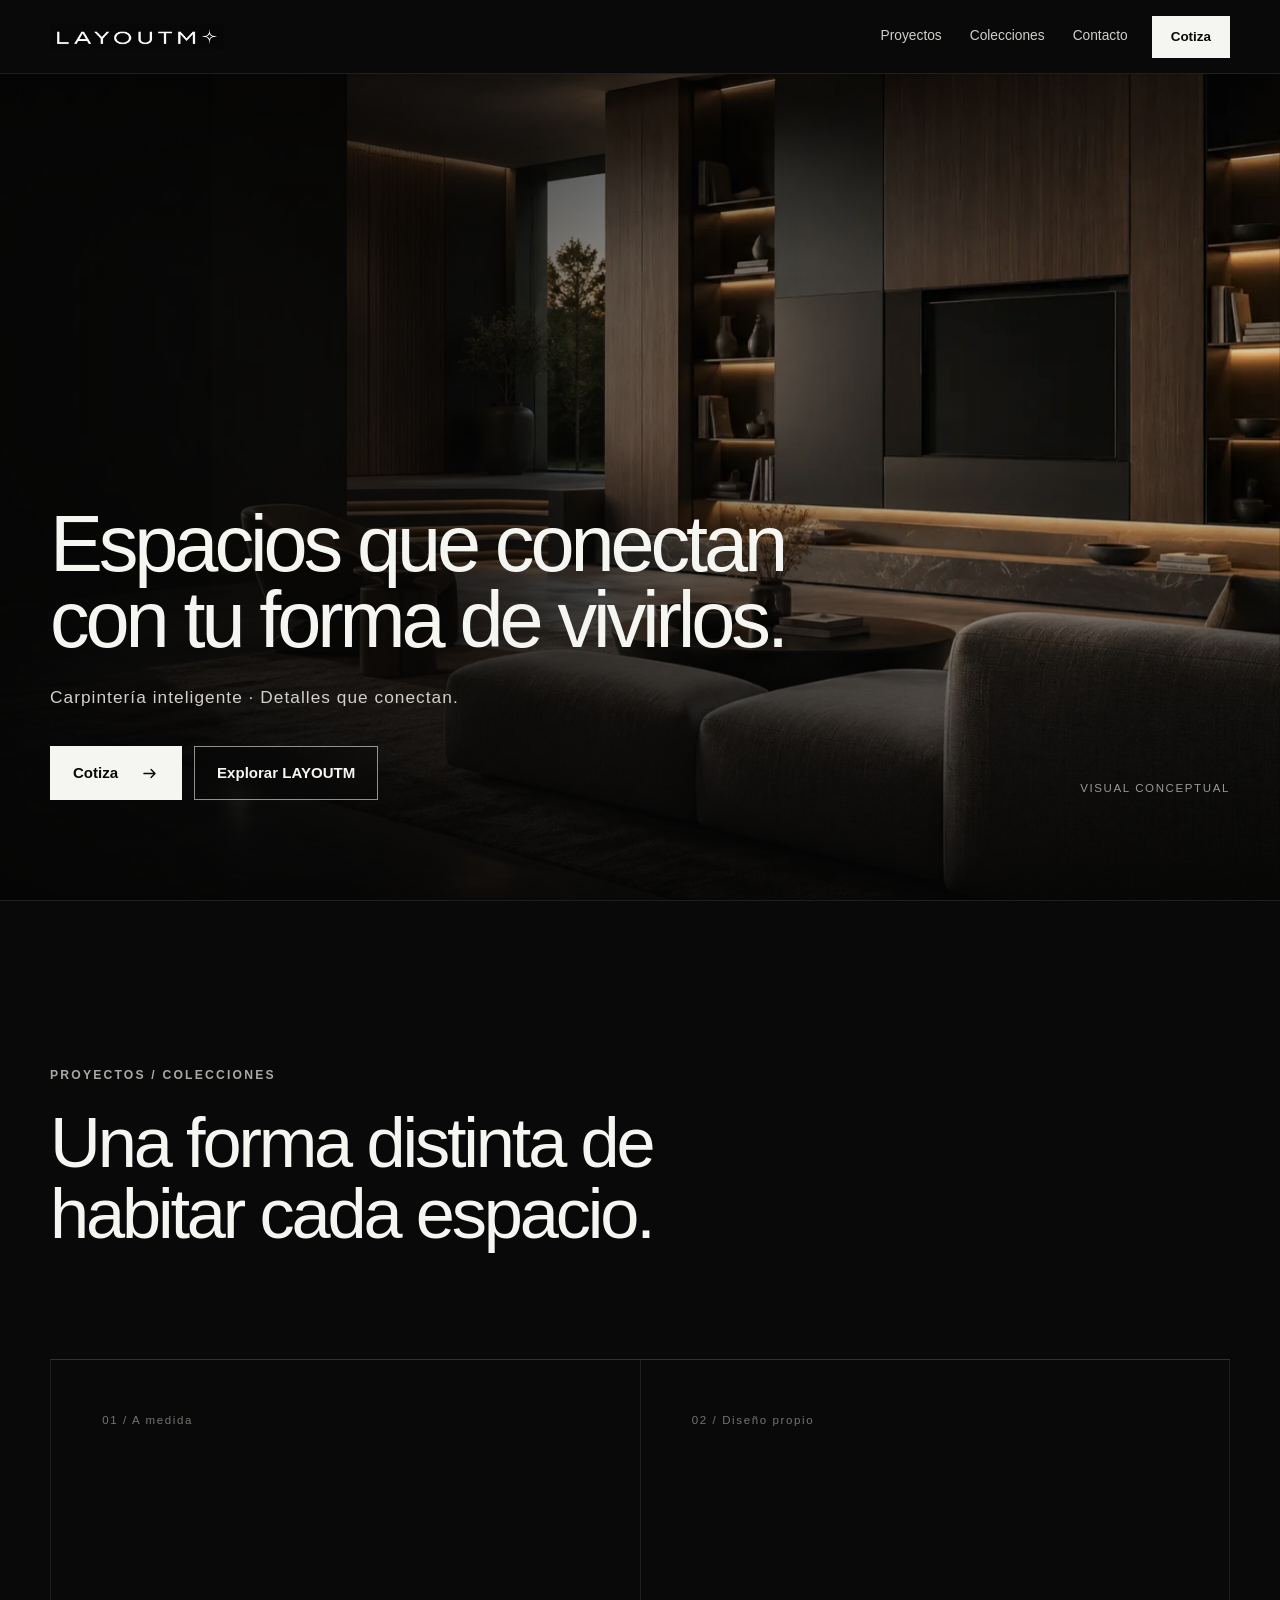
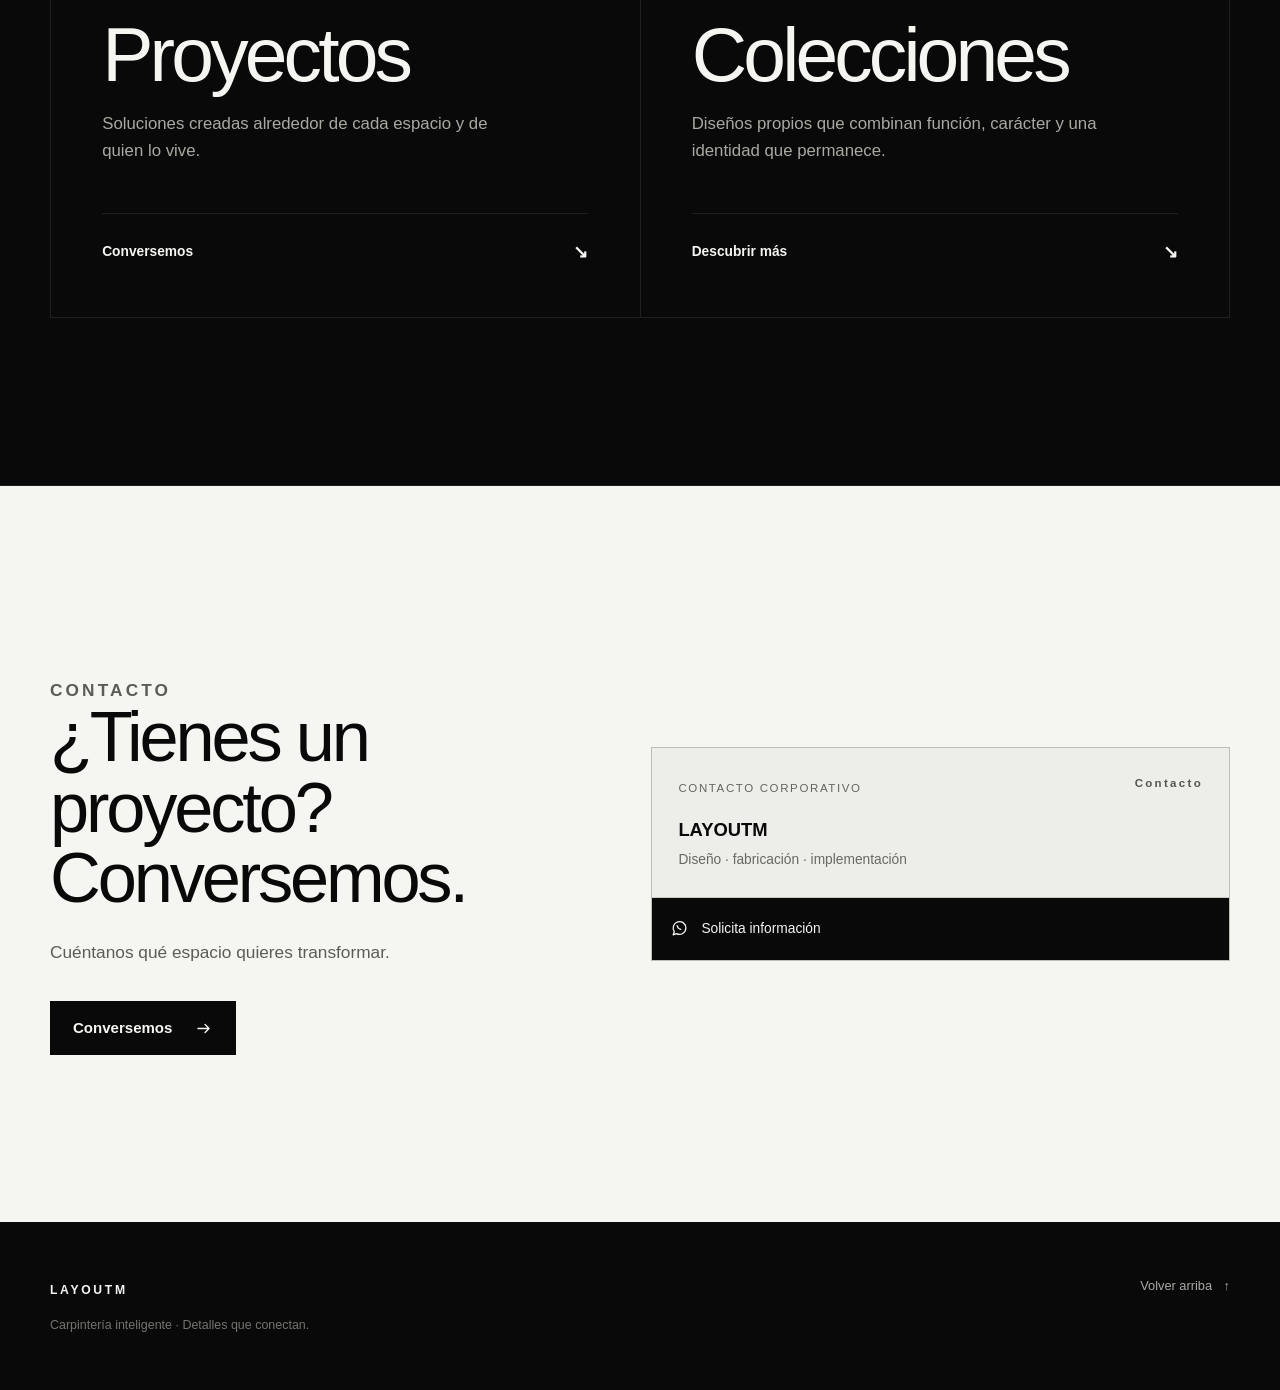
<file: index.html>
<!doctype html>
<html lang="es">
<head>
  <meta charset="utf-8">
  <meta name="viewport" content="width=device-width, initial-scale=1, viewport-fit=cover">
  <meta name="theme-color" content="#090909">
  <meta name="color-scheme" content="dark">
  <meta name="description" content="LAYOUTM crea mobiliario y soluciones para espacios que conectan con quienes los viven.">
  <link rel="canonical" href="https://layoutmobiliarios-web.github.io/layoutm-digital/">
  <meta property="og:locale" content="es_PE">
  <meta property="og:type" content="website">
  <meta property="og:site_name" content="LAYOUTM">
  <meta property="og:title" content="LAYOUTM | Diseño y fabricación de mobiliario">
  <meta property="og:description" content="Mobiliario y soluciones para espacios que conectan con tu forma de vivirlos.">
  <meta property="og:url" content="https://layoutmobiliarios-web.github.io/layoutm-digital/">
  <meta name="twitter:card" content="summary">
  <meta name="twitter:title" content="LAYOUTM | Diseño y fabricación de mobiliario">
  <meta name="twitter:description" content="Mobiliario y soluciones para espacios que conectan con tu forma de vivirlos.">
  <title>LAYOUTM | Diseño y fabricación de mobiliario</title>
  <link rel="preload" as="image" href="assets/brand/layoutm-logo-web.png" media="(prefers-reduced-motion: no-preference)">
  <link rel="preload" as="image" href="assets/images/layoutm-hero-conceptual.webp" fetchpriority="high">
  <link rel="stylesheet" href="assets/css/styles.css">
</head>
<body>
  <a class="skip-link" href="#contenido">Ir al contenido</a>
  <div class="brand-reveal" data-brand-reveal data-brand-logo-src="assets/brand/layoutm-logo-web.png" hidden aria-hidden="true">
    <img class="brand-reveal-logo" alt="" width="1188" height="186">
  </div>
  <header class="site-header" id="inicio">
    <div class="shell header-inner">
      <a class="brand-link" href="#inicio" aria-label="LAYOUTM, ir al inicio">
        <img class="brand-mark" src="assets/brand/layoutm-logo-web.png" width="1188" height="186" alt="LAYOUTM">
      </a>
      <button class="menu-toggle" type="button" aria-expanded="false" aria-controls="site-nav">
        <span class="sr-only">Abrir menú</span><span aria-hidden="true"></span><span aria-hidden="true"></span>
      </button>
      <nav class="site-nav" id="site-nav" aria-label="Navegación principal">
        <a href="#proyectos">Proyectos</a><a href="#colecciones">Colecciones</a><a href="#contacto">Contacto</a>
      </nav>
      <a class="header-cta" href="https://wa.me/51908819044?text=Hola%20LAYOUTM%2C%20vi%20su%20p%C3%A1gina%20web%20y%20quisiera%20informaci%C3%B3n%20sobre%20un%20proyecto." rel="noopener">Cotiza</a>
    </div>
  </header>

  <main id="contenido">
    <section class="hero" aria-labelledby="hero-title">
      <figure class="hero-media" aria-hidden="true">
        <img src="assets/images/layoutm-hero-conceptual.webp" width="1586" height="992" alt="" fetchpriority="high" decoding="async">
      </figure>
      <div class="hero-overlay" aria-hidden="true"></div>
      <div class="shell hero-grid">
        <div class="hero-copy">
          <h1 id="hero-title">Espacios que conectan con tu forma de vivirlos.</h1>
          <p class="brand-statement">Carpintería inteligente · Detalles que conectan.</p>
          <div class="hero-actions">
            <a class="button button-primary" href="https://wa.me/51908819044?text=Hola%20LAYOUTM%2C%20vi%20su%20p%C3%A1gina%20web%20y%20quisiera%20informaci%C3%B3n%20sobre%20un%20proyecto." rel="noopener">Cotiza<svg viewBox="0 0 24 24" aria-hidden="true"><path d="M5 12h14m-5-5 5 5-5 5"/></svg></a>
            <a class="button button-secondary" href="#proyectos">Explorar LAYOUTM</a>
          </div>
        </div>
        <p class="visual-note">Visual conceptual</p>
      </div>
    </section>

    <section class="section universes-section" aria-labelledby="universes-title">
      <div class="shell">
        <div class="section-heading">
          <p class="eyebrow">Proyectos / Colecciones</p>
          <h2 id="universes-title">Una forma distinta de habitar cada espacio.</h2>
        </div>
        <div class="universe-grid">
          <article class="universe-card" id="proyectos">
            <span class="card-number">01 / A medida</span>
            <h3>Proyectos</h3>
            <p>Soluciones creadas alrededor de cada espacio y de quien lo vive.</p>
            <a href="#contacto">Conversemos <span aria-hidden="true">↘</span></a>
          </article>
          <article class="universe-card" id="colecciones">
            <span class="card-number">02 / Diseño propio</span>
            <h3>Colecciones</h3>
            <p>Diseños propios que combinan función, carácter y una identidad que permanece.</p>
            <a href="colecciones.html">Descubrir más <span aria-hidden="true">↘</span></a>
          </article>
        </div>
      </div>
    </section>

    <section class="section contact-section" id="contacto" aria-labelledby="contact-title">
      <div class="shell contact-layout">
        <div class="contact-copy">
          <p class="eyebrow">Contacto</p><h2 id="contact-title">¿Tienes un proyecto? Conversemos.</h2>
          <p>Cuéntanos qué espacio quieres transformar.</p>
          <a class="button button-primary" href="https://wa.me/51908819044?text=Hola%20LAYOUTM%2C%20vi%20su%20p%C3%A1gina%20web%20y%20quisiera%20informaci%C3%B3n%20sobre%20un%20proyecto." rel="noopener">Conversemos<svg viewBox="0 0 24 24" aria-hidden="true"><path d="M5 12h14m-5-5 5 5-5 5"/></svg></a>
        </div>
        <article class="digital-card" aria-label="Contacto corporativo de LAYOUTM">
          <div class="digital-card-head">
            <div><span>Contacto corporativo</span><h3>LAYOUTM</h3><p>Diseño · fabricación · implementación</p></div>
            <span class="digital-card-brand" aria-hidden="true">Contacto</span>
          </div>
          <div class="contact-actions">
            <a class="contact-action contact-action-primary" href="https://wa.me/51908819044?text=Hola%20LAYOUTM%2C%20vi%20su%20p%C3%A1gina%20web%20y%20quisiera%20informaci%C3%B3n%20sobre%20un%20proyecto." rel="noopener"><svg viewBox="0 0 24 24" aria-hidden="true"><path d="M20 11.5a8 8 0 0 1-11.8 7L4 20l1.5-4.1A8 8 0 1 1 20 11.5Z"/><path d="M9 8.5c.5 2.3 2.2 4 4.5 4.5"/></svg><span>Solicita información</span></a>
          </div>
        </article>
      </div>
    </section>
  </main>

  <footer class="site-footer">
    <div class="shell footer-grid">
      <div><strong>LAYOUTM</strong><p>Carpintería inteligente · Detalles que conectan.</p></div>
      <a class="back-top" href="#inicio">Volver arriba <span aria-hidden="true">↑</span></a>
    </div>
  </footer>
  <nav class="mobile-contact-bar" aria-label="Contacto rápido">
    <a href="https://wa.me/51908819044?text=Hola%20LAYOUTM%2C%20vi%20su%20p%C3%A1gina%20web%20y%20quisiera%20informaci%C3%B3n%20sobre%20un%20proyecto." rel="noopener">Cotiza</a><a href="https://wa.me/51908819044?text=Hola%20LAYOUTM%2C%20vi%20su%20p%C3%A1gina%20web%20y%20quisiera%20informaci%C3%B3n%20sobre%20un%20proyecto." rel="noopener">Conversemos</a>
  </nav>
  <script src="assets/js/main.js" defer></script>
</body>
</html>
</file>
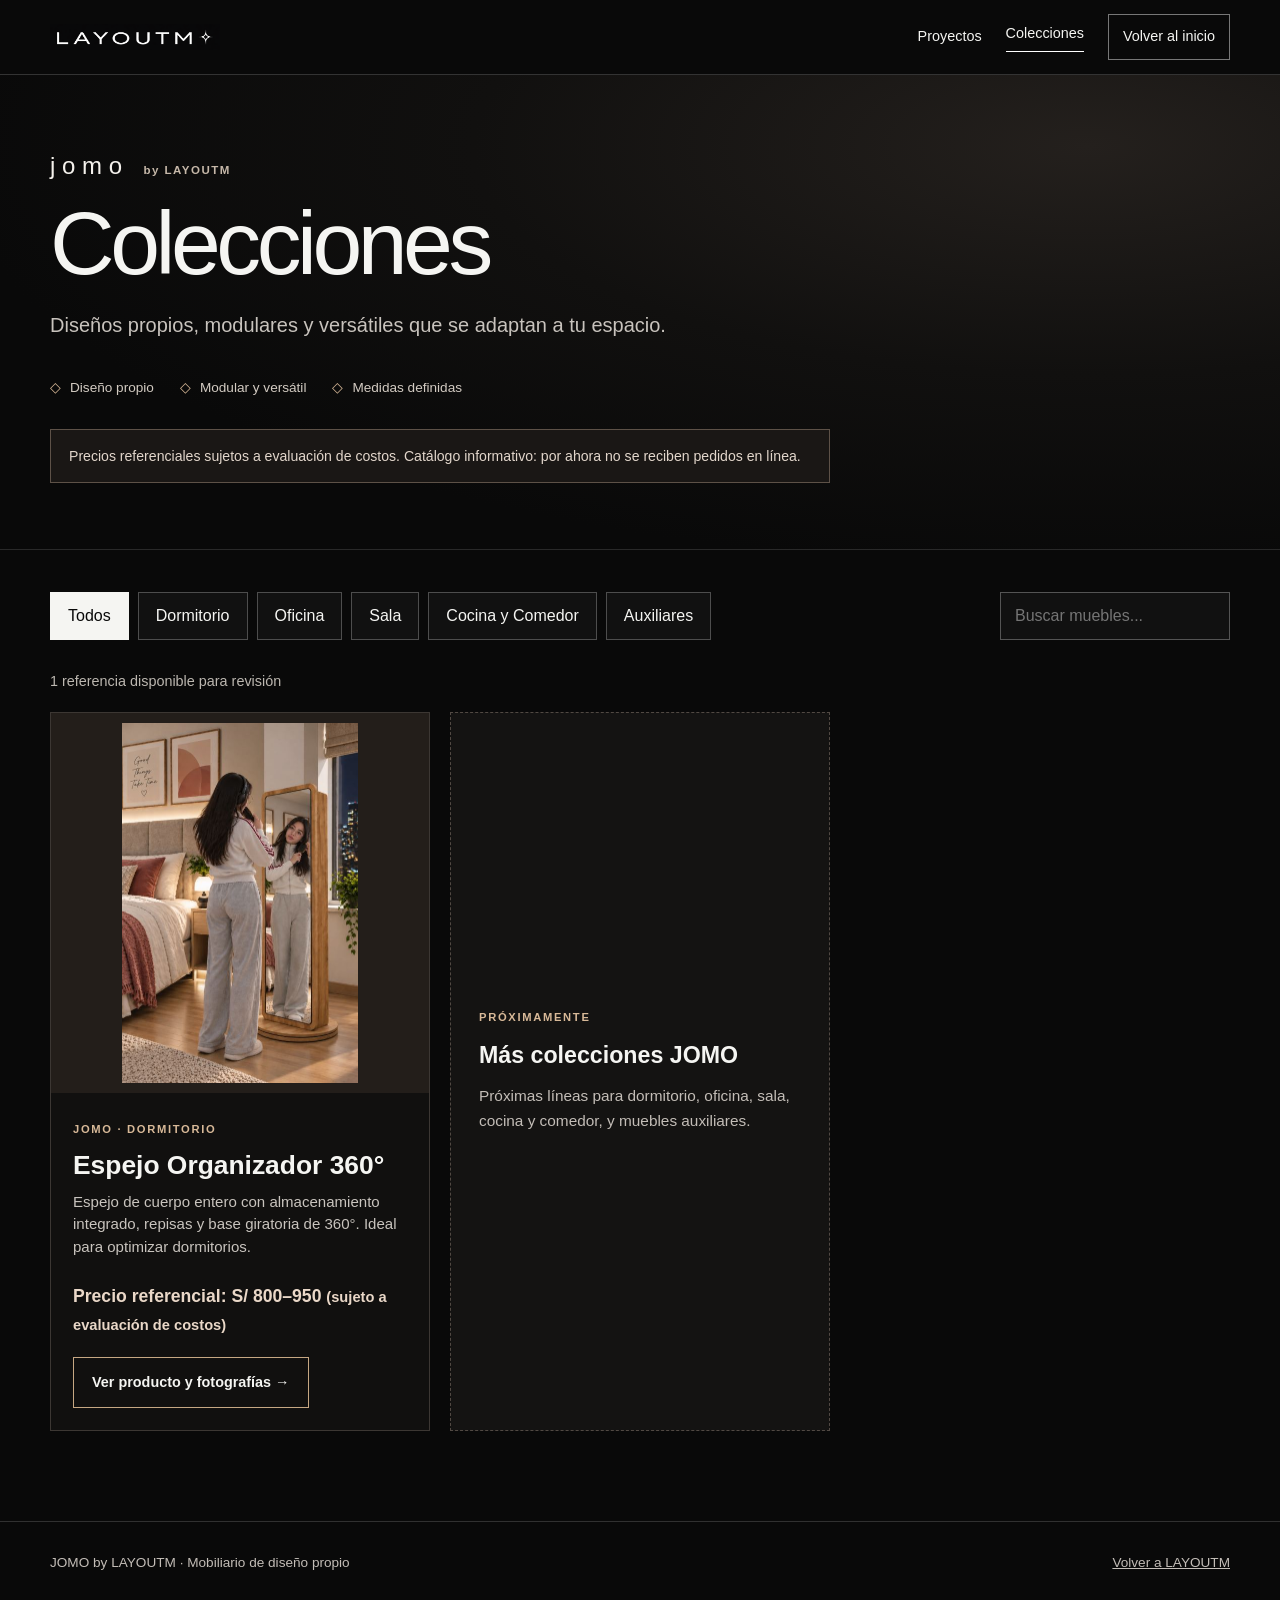
<file: colecciones.html>
<!doctype html>
<html lang="es">
<head>
  <meta charset="utf-8">
  <meta name="viewport" content="width=device-width, initial-scale=1, viewport-fit=cover">
  <meta name="theme-color" content="#090909">
  <meta name="description" content="Colecciones JOMO: muebles de diseño propio, modulares y versátiles para cada espacio.">
  <title>Colecciones | JOMO</title>
  <link rel="stylesheet" href="assets/css/styles.css">
  <style>
    .catalog { --gold: #d8b998; color:#f5f5f2; background:#090909; min-height:100svh; }
    .catalog *, .catalog *::before, .catalog *::after { box-sizing:border-box; }
    .catalog .shell { width:min(1180px, calc(100% - 40px)); margin-inline:auto; }
    .catalog-header { border-bottom:1px solid #333; }
    .catalog-header .shell { min-height:74px; display:flex; align-items:center; justify-content:space-between; gap:20px; }
    .catalog-logo { display:block; width:170px; height:auto; }
    .catalog-nav { display:flex; gap:24px; align-items:center; }
    .catalog-nav a, .catalog a { color:inherit; }
    .catalog-nav a { text-decoration:none; font-size:.9rem; }
    .catalog-nav a[aria-current="page"] { border-bottom:1px solid #fff; padding-bottom:6px; }
    .catalog-home { border:1px solid #777; padding:10px 14px; }
    .catalog-hero { padding:72px 0 66px; border-bottom:1px solid #292929; background:radial-gradient(ellipse at 85% 15%, #24201d 0, #11100f 40%, #090909 74%); }
    .jomo-signature { font-family:Arial,Helvetica,sans-serif; font-size:1.5rem; font-weight:400; letter-spacing:.28em; color:#f4f1ec; text-transform:lowercase; }
    .catalog-by { margin-left:8px; font-size:.72rem; color:#c6b8a9; letter-spacing:.13em; }
    .catalog-kicker { font-size:.78rem; letter-spacing:.24em; color:var(--gold); font-weight:650; }
    .catalog-hero h1 { margin:14px 0 20px; font-size:clamp(3.4rem, 7vw, 6.6rem); line-height:1; letter-spacing:-.05em; }
    .catalog-hero p { max-width:650px; color:#c8c3bd; font-size:clamp(1rem, 1.7vw, 1.25rem); }
    .catalog-features { display:flex; flex-wrap:wrap; gap:18px 26px; margin-top:36px; font-size:.85rem; color:#d3cbc2; }
    .catalog-features span::before { content:"◇"; color:var(--gold); margin-right:9px; }
    .catalog-notice { border:1px solid #5d5147; background:#1a1715; padding:15px 18px; margin-top:30px; max-width:780px; font-size:.88rem; color:#e2d6cb; }
    .catalog-content { padding:42px 0 90px; }
    .catalog-toolbar { display:flex; flex-wrap:wrap; justify-content:space-between; gap:16px; margin-bottom:30px; }
    .catalog-pills { display:flex; flex-wrap:wrap; gap:9px; }
    .catalog-pill { font:inherit; cursor:pointer; background:#111; color:#f5f5f2; border:1px solid #4d4d4d; padding:10px 17px; min-height:44px; }
    .catalog-pill[aria-pressed="true"] { background:#f5f5f2; color:#090909; border-color:#f5f5f2; }
    .catalog-search { min-width:min(270px, 100%); min-height:44px; background:#111; color:#fff; border:1px solid #545454; padding:10px 14px; font:inherit; }
    .catalog-count { margin:0 0 19px; color:#bcb7b0; font-size:.9rem; }
    .catalog-products { display:grid; grid-template-columns:repeat(3,minmax(0,1fr)); gap:20px; }
    .catalog-product { min-width:0; border:1px solid #3c3733; background:#11100f; }
    .catalog-image { display:block; padding:10px; background:#231e1a; }
    .catalog-photo { min-width:0; margin:0; }
    .catalog-photo img { display:block; width:100%; height:360px; object-fit:contain; object-position:center; }
    .catalog-photo figcaption { padding:9px 6px 5px; font-size:.72rem; color:#d9cfc5; text-align:center; }
    .catalog-info { padding:22px; }
    .catalog-detail-photo { display:block; width:100%; max-height:470px; object-fit:contain; margin:16px 0; background:#231e1a; }
    .catalog-detail-photo-caption { font-size:.83rem; color:#bfb4aa; }
    .catalog-tag { color:var(--gold); font-size:.7rem; font-weight:700; letter-spacing:.15em; text-transform:uppercase; }
    .catalog-product { grid-column:auto; }
    .catalog-info h2 { font-size:1.65rem; line-height:1.1; margin:11px 0 10px; }
    .catalog-info p { font-size:.94rem; color:#c9c4be; line-height:1.5; margin:0 0 14px; }
    .catalog-price { color:#ead8c8; font-size:1.1rem; font-weight:700; padding:10px 0 18px; }
    .catalog-view {display:inline-block;border:1px solid #c6a783;padding:13px 18px;text-decoration:none;font-size:.9rem;font-weight:700;min-height:44px;}
    .catalog-view:hover,.catalog-view:focus-visible {background:#e6c9a7;color:#090909;}
    .catalog-info details { border-top:1px solid #49403a; padding-top:16px; }
    .catalog-info summary { cursor:pointer; font-size:.92rem; font-weight:650; padding:4px 0; }
    .catalog-info details ul { color:#d8d0c8; font-size:.9rem; padding-left:19px; line-height:1.75; }
    .catalog-future { padding:34px 28px; min-height:340px; border:1px dashed #514943; display:flex; flex-direction:column; justify-content:center; gap:10px; background:#141312; }
    .catalog-future h2 { margin:0; font-size:1.45rem; }
    .catalog-future p { color:#c3bdb7; font-size:.96rem; margin:0; }
    .catalog-empty { padding:30px; border:1px solid #484848; color:#dedbd6; }
    .catalog-footer { border-top:1px solid #303030; padding:30px 0 56px; font-size:.85rem; color:#c3bdb7; }
    .catalog-footer .shell { display:flex; flex-wrap:wrap; justify-content:space-between; gap:16px; }
    @media(max-width:900px) { .catalog-products { grid-template-columns:repeat(2,minmax(0,1fr)); } .catalog-product { grid-column:auto; } }
    @media(max-width:620px) {
      .catalog .shell { width:calc(100% - 28px); }
      .catalog-header .shell { min-height:68px; }
      .catalog-logo { width:136px; }
      .catalog-nav { gap:13px; }
      .catalog-nav a { font-size:.78rem; }
      .catalog-nav .catalog-home { display:none; }
      .catalog-hero { padding:54px 0 46px; }
      .catalog-products { grid-template-columns:minmax(0,1fr); }
      .catalog-product { grid-column:auto; }
      .catalog-photo img { height:350px; }
      .catalog-toolbar { display:block; }
      .catalog-search { width:100%; margin-top:18px; }
      .catalog-image { gap:5px; padding:5px; }
    }
    @media(prefers-reduced-motion:reduce) { .catalog * { scroll-behavior:auto !important; } }
  </style>
</head>
<body class="catalog">
  <a class="skip-link" href="#catalogo">Ir al catálogo</a>
  <header class="catalog-header">
    <div class="shell">
      <a href="index.html" aria-label="Volver al inicio de LAYOUTM"><img class="catalog-logo" src="assets/brand/layoutm-logo-web.png" width="1188" height="186" alt="LAYOUTM"></a>
      <nav class="catalog-nav" aria-label="Menú de colecciones">
        <a href="index.html#proyectos">Proyectos</a>
        <a href="colecciones.html" aria-current="page">Colecciones</a>
        <a class="catalog-home" href="index.html">Volver al inicio</a>
      </nav>
    </div>
  </header>
  <main>
    <section class="catalog-hero">
      <div class="shell">
        <span class="catalog-kicker"><strong class="jomo-signature" aria-label="JOMO">jomo</strong> <span class="catalog-by">by LAYOUTM</span></span>
        <h1>Colecciones</h1>
        <p>Diseños propios, modulares y versátiles que se adaptan a tu espacio.</p>
        <div class="catalog-features" aria-label="Características del concepto">
          <span>Diseño propio</span><span>Modular y versátil</span><span>Medidas definidas</span>
        </div>
        <div class="catalog-notice" role="note">Precios referenciales sujetos a evaluación de costos. Catálogo informativo: por ahora no se reciben pedidos en línea.</div>
      </div>
    </section>
    <section class="catalog-content" id="catalogo" aria-label="Catálogo de muebles JOMO">
      <div class="shell">
        <div class="catalog-toolbar">
          <div class="catalog-pills" role="group" aria-label="Filtrar por ambiente">
            <button class="catalog-pill" type="button" data-filter="todos" aria-pressed="true">Todos</button>
            <button class="catalog-pill" type="button" data-filter="dormitorio" aria-pressed="false">Dormitorio</button>
            <button class="catalog-pill" type="button" data-filter="oficina" aria-pressed="false">Oficina</button>
            <button class="catalog-pill" type="button" data-filter="sala" aria-pressed="false">Sala</button>
            <button class="catalog-pill" type="button" data-filter="cocina" aria-pressed="false">Cocina y Comedor</button>
            <button class="catalog-pill" type="button" data-filter="auxiliares" aria-pressed="false">Auxiliares</button>
          </div>
          <label><span class="sr-only">Buscar muebles</span><input class="catalog-search" id="catalog-search" type="search" placeholder="Buscar muebles..." autocomplete="off"></label>
        </div>
        <p class="catalog-count" id="catalog-count" aria-live="polite">1 referencia disponible para revisión</p>
        <div class="catalog-products" id="catalog-products">
          <article class="catalog-product" data-category="dormitorio" data-name="espejo organizador jomo giratorio">
            <div class="catalog-image">
              <a href="producto.html?id=espejo-organizador-360" aria-label="Abrir ficha Espejo Organizador 360 grados" style="display:block">
              <figure class="catalog-photo">
                <img src="assets/jomo/espejo-modelo.jpg" width="471" height="721" alt="Espejo Organizador JOMO 360° completo junto a una modelo frente al espejo" loading="eager" decoding="async">
              </figure>
              </a>
            </div>
            <div class="catalog-info">
              <span class="catalog-tag">JOMO · Dormitorio</span>
              <h2>Espejo Organizador 360°</h2>
              <p>Espejo de cuerpo entero con almacenamiento integrado, repisas y base giratoria de 360°. Ideal para optimizar dormitorios.</p>
              <div class="catalog-price">Precio referencial: S/ 800–950 <small>(sujeto a evaluación de costos)</small></div>
              <a class="catalog-view" href="producto.html?id=espejo-organizador-360" aria-label="Ver detalle y fotografías del Espejo Organizador 360 grados">Ver producto y fotografías →</a>
            </div>
          </article>
          <aside class="catalog-future" data-category="todos">
            <span class="catalog-tag">Próximamente</span>
            <h2>Más colecciones JOMO</h2>
            <p>Próximas líneas para dormitorio, oficina, sala, cocina y comedor, y muebles auxiliares.</p>
          </aside>
        </div>
        <p class="catalog-empty" id="catalog-empty" hidden>No hay referencias en esta categoría por el momento. Prueba otra búsqueda.</p>
      </div>
    </section>
  </main>
  <footer class="catalog-footer"><div class="shell"><span>JOMO by LAYOUTM · Mobiliario de diseño propio</span><a href="index.html">Volver a LAYOUTM</a></div></footer>
  <script>
    (() => {
      const buttons = Array.from(document.querySelectorAll('[data-filter]'));
      const search = document.getElementById('catalog-search');
      const product = document.querySelector('.catalog-product');
      const coming = document.querySelector('.catalog-future');
      const count = document.getElementById('catalog-count');
      const empty = document.getElementById('catalog-empty');
      let current = 'todos';
      function render() {
        const term = search.value.trim().toLocaleLowerCase('es');
        const matched = (current === 'todos' || current === product.dataset.category) && product.dataset.name.includes(term);
        product.hidden = !matched; product.style.display = matched ? '' : 'none';
        const showComing = current === 'todos' && !term;
        coming.hidden = !showComing; coming.style.display = showComing ? '' : 'none';
        empty.hidden = matched || showComing;
        count.textContent = matched ? '1 referencia disponible para revisión' : '0 productos disponibles en esta selección';
      }
      buttons.forEach(button => button.addEventListener('click', () => {
        current = button.dataset.filter;
        buttons.forEach(item => item.setAttribute('aria-pressed', String(item === button)));
        render();
      }));
      search.addEventListener('input', render);
    })();
  </script>
</body>
</html>
</file>
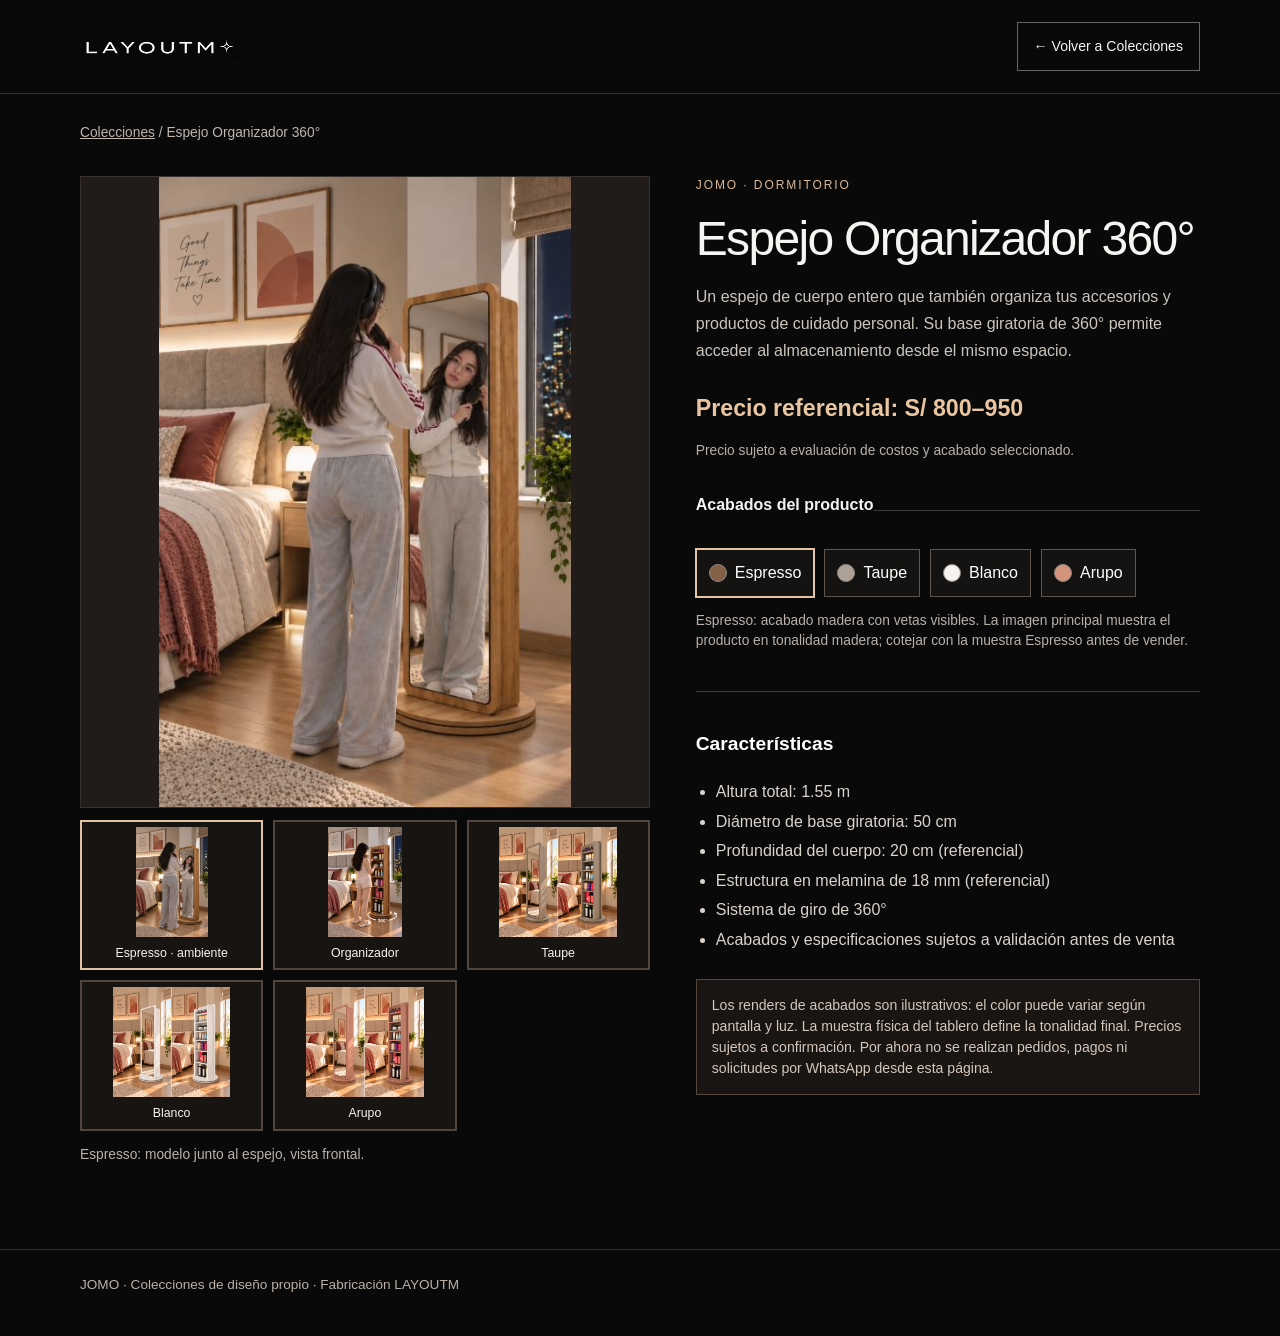
<file: producto.html>
<!doctype html>
<html lang="es">
<head>
<meta charset="utf-8">
<meta name="viewport" content="width=device-width,initial-scale=1">
<meta name="theme-color" content="#090909">
<meta name="description" content="Descubre imágenes, acabados y medidas de los muebles JOMO.">
<title>Detalle de producto | JOMO</title>
<link rel="stylesheet" href="assets/css/styles.css">
<style>
  *{box-sizing:border-box}body{margin:0;background:#090909;color:#f5f5f2;font-family:Arial,sans-serif}
  a{color:inherit}.shell{width:min(1120px,calc(100% - 34px));margin:auto}
  .top{border-bottom:1px solid #303030;padding:22px 0}.top .shell{display:flex;align-items:center;justify-content:space-between;gap:14px;flex-wrap:wrap}
  .top img{width:160px;height:auto;display:block}.back{font-size:.88rem;text-decoration:none;border:1px solid #666;padding:12px 16px}
  .crumb{color:#beb6af;font-size:.86rem;padding-top:28px}.crumb a{text-decoration:underline}
  .layout{display:grid;grid-template-columns:minmax(0,1.13fr) minmax(0,1fr);gap:46px;padding:32px 0 70px}
  .preview{margin:0;background:#211c19;display:flex;align-items:center;justify-content:center;min-height:480px;border:1px solid #38312c}
  .preview img{width:100%;max-height:630px;object-fit:contain;display:block}
  .thumbs{display:grid;grid-template-columns:repeat(3,minmax(0,1fr));gap:10px;margin-top:12px}
  .thumb{border:2px solid #52453d;background:#171411;padding:5px;cursor:pointer;color:inherit;font:inherit;text-align:center}
  .thumb[aria-pressed="true"]{border-color:#e0c2a3}.thumb img{width:100%;height:110px;object-fit:contain;display:block}
  .thumb span{display:block;padding-top:7px;font-size:.77rem}
  .tag{font-size:.75rem;color:#d9b897;text-transform:uppercase;letter-spacing:.16em}
  h1{font-size:clamp(2rem,4vw,3rem);line-height:1.08;letter-spacing:-.035em;margin:18px 0}
  .intro{color:#ccc5bd;line-height:1.7}.price{font-size:1.45rem;color:#e9c6a1;font-weight:700;margin:26px 0 3px}
  .small{font-size:.86rem;color:#b9b1aa;line-height:1.5}
  .colors{border:0;border-top:1px solid #403832;margin:30px 0 0;padding:20px 0 0}
  legend{font-weight:700;padding:0 0 12px} .swatches{display:flex;flex-wrap:wrap;gap:10px}
  .swatch{display:flex;gap:8px;align-items:center;background:#151311;color:#fff;border:1px solid #61564d;padding:10px 12px;cursor:pointer;font:inherit}
  .swatch[aria-pressed="true"]{border-color:#e6c4a3;outline:1px solid #e6c4a3}
  .dot{width:18px;height:18px;border-radius:50%;border:1px solid #8d8985}
  .specs{border-top:1px solid #403832;margin-top:25px;padding-top:18px;line-height:1.85;color:#dad3cc}
  .specs h2{font-size:1.2rem;color:#fff}.specs ul{padding-left:20px}
  .note{background:#191512;border:1px solid #55463c;padding:15px;margin-top:24px;color:#d4c7bb;font-size:.88rem;line-height:1.5}
  .footer{border-top:1px solid #302d29;color:#bab0a8;padding:24px 0 40px;font-size:.85rem}
  @media(max-width:780px){.layout{grid-template-columns:1fr;gap:30px}.preview{min-height:300px}.thumb img{height:85px}.top img{width:135px}}
</style>
</head>
<body>
<header class="top"><div class="shell"><a href="index.html" aria-label="Inicio LAYOUTM"><img src="assets/brand/layoutm-logo-web.png" width="1188" height="186" alt="LAYOUTM"></a><a class="back" href="colecciones.html">← Volver a Colecciones</a></div></header>
<main class="shell">
<nav class="crumb" aria-label="Ruta de navegación"><a href="colecciones.html">Colecciones</a> / <span id="crumb">Producto JOMO</span></nav>
<section id="product" class="layout" aria-label="Ficha de producto">
  <div>
    <figure class="preview"><img id="main-photo" src="assets/jomo/espejo-modelo.jpg" alt="Espejo Organizador JOMO 360 grados, vista frontal con modelo" width="471" height="721"></figure>
    <div class="thumbs" id="thumbs" role="group" aria-label="Galería de fotografías del producto"></div>
    <p id="photo-note" class="small" aria-live="polite">Vista principal.</p>
  </div>
  <div>
    <div class="tag" id="category">JOMO · Dormitorio</div>
    <h1 id="name">Espejo Organizador 360°</h1>
    <p class="intro" id="description">Espejo de cuerpo entero con repisas de almacenamiento integrado y base giratoria.</p>
    <p class="price" id="price">Precio referencial: S/ 800–950</p>
    <p class="small">Precio sujeto a evaluación de costos y acabado seleccionado.</p>
    <fieldset class="colors"><legend>Acabados del producto</legend><div id="swatches" class="swatches" role="group" aria-label="Seleccionar color"></div><p id="color-note" class="small" aria-live="polite">Selecciona un acabado para ver su fotografía.</p></fieldset>
    <div class="specs"><h2>Características</h2><ul id="specs"></ul></div>
    <p class="note">Los renders de acabados son ilustrativos: el color puede variar según pantalla y luz. La muestra física del tablero define la tonalidad final. Precios sujetos a confirmación. Por ahora no se realizan pedidos, pagos ni solicitudes por WhatsApp desde esta página.</p>
  </div>
</section>
</main>
<footer class="footer"><div class="shell">JOMO · Colecciones de diseño propio · Fabricación LAYOUTM</div></footer>
<script src="assets/js/jomo-products.js"></script>
<script>
(function(){
 const id=new URLSearchParams(location.search).get('id')||'espejo-organizador-360';
 const data=window.JOMO_PRODUCTS && window.JOMO_PRODUCTS[id];
 if(!data){document.getElementById('product').innerHTML='<div><h1>Producto no encontrado</h1><p><a href="colecciones.html">Volver al catálogo</a></p></div>';return}
 const $=id=>document.getElementById(id);
 document.title=data.name+' | Colecciones JOMO';
 $('crumb').textContent=data.name;$('category').textContent='JOMO · '+data.category;$('name').textContent=data.name;
 $('description').textContent=data.description;$('price').textContent=data.price;
 for(const line of data.specs){const li=document.createElement('li');li.textContent=line;$('specs').appendChild(li)}
 const img=$('main-photo'),thumbs=$('thumbs');
 function view(index){
   const entry=data.images[index];img.src=entry.src;img.alt=entry.alt;
   [...thumbs.children].forEach((b,i)=>b.setAttribute('aria-pressed',String(i===index)));
   $('photo-note').textContent=entry.caption;
 }
 data.images.forEach((entry,i)=>{const b=document.createElement('button');b.type='button';b.className='thumb';b.setAttribute('aria-label','Ver '+entry.caption);b.setAttribute('aria-pressed',String(i===0));const pic=document.createElement('img');pic.src=entry.src;pic.alt='';pic.loading='lazy';const span=document.createElement('span');span.textContent=entry.label;b.append(pic,span);b.addEventListener('click',()=>view(i));thumbs.appendChild(b)});
 const holder=$('swatches');data.colors.forEach((c,i)=>{const b=document.createElement('button');b.type='button';b.className='swatch';b.setAttribute('aria-pressed',String(i===0));const dot=document.createElement('span');dot.className='dot';dot.style.background=c.hex;dot.setAttribute('aria-hidden','true');b.append(dot,document.createTextNode(c.name));holder.appendChild(b);b.addEventListener('click',()=>{[...holder.children].forEach(x=>x.setAttribute('aria-pressed',String(x===b)));$('color-note').textContent=c.description;if(Number.isInteger(c.imageIndex)&&data.images[c.imageIndex])view(c.imageIndex)})});
 $('color-note').textContent=data.colors[0].description;
 view(0);
})();
</script>
</body></html>
</file>
<file: assets/css/styles.css>
:root {
  --bg: #090909;
  --raised: #10100f;
  --text: #f5f5f2;
  --muted: #aaa9a3;
  --quiet: #74746f;
  --line: rgba(255, 255, 255, .16);
  --line-soft: rgba(255, 255, 255, .09);
  --white: #f5f5f2;
  --black: #090909;
  --shell: 1180px;
  --header-height: 74px;
}

* { box-sizing: border-box; }

html {
  scroll-behavior: smooth;
  scroll-padding-top: calc(var(--header-height) + 20px);
  background: var(--bg);
}

body {
  margin: 0;
  min-width: 320px;
  background: var(--bg);
  color: var(--text);
  font-family: Inter, ui-sans-serif, -apple-system, BlinkMacSystemFont, "Segoe UI", Helvetica, Arial, sans-serif;
  font-size: 1rem;
  line-height: 1.6;
  -webkit-font-smoothing: antialiased;
  text-rendering: optimizeLegibility;
}

body.menu-open { overflow: hidden; }
a { color: inherit; }
button, a { -webkit-tap-highlight-color: transparent; }
button { font: inherit; }
svg { display: block; }
.shell { width: min(calc(100% - 40px), var(--shell)); margin-inline: auto; }

.sr-only {
  position: absolute;
  width: 1px;
  height: 1px;
  padding: 0;
  margin: -1px;
  overflow: hidden;
  clip: rect(0, 0, 0, 0);
  white-space: nowrap;
  border: 0;
}

.skip-link {
  position: fixed;
  z-index: 100;
  top: 12px;
  left: 12px;
  padding: 10px 14px;
  background: var(--white);
  color: var(--black);
  text-decoration: none;
  transform: translateY(-150%);
}
.skip-link:focus { transform: translateY(0); }
:focus-visible { outline: 2px solid var(--white); outline-offset: 4px; }

.brand-reveal {
  position: fixed;
  z-index: 90;
  inset: 0;
  display: grid;
  place-items: center;
  background: var(--bg);
  opacity: 0;
  visibility: hidden;
  pointer-events: none;
}
.brand-reveal[hidden] { display: none; }
.brand-reveal-visible { opacity: 1; visibility: visible; }
.brand-reveal-complete {
  opacity: 0;
  visibility: hidden;
  transition: opacity 260ms ease, visibility 260ms ease;
}
.brand-reveal-logo {
  display: block;
  width: min(84vw, 980px);
  height: auto;
  mix-blend-mode: lighten;
}
.brand-reveal-active { overflow: hidden; }

.site-header {
  position: sticky;
  z-index: 40;
  top: 0;
  height: var(--header-height);
  margin-bottom: calc(var(--header-height) * -1);
  border-bottom: 1px solid var(--line-soft);
  background: var(--bg);
  backdrop-filter: blur(18px);
}
.header-inner {
  height: 100%;
  display: flex;
  align-items: center;
  justify-content: space-between;
  gap: 24px;
}
.brand-link {
  position: relative;
  z-index: 42;
  width: 174px;
  display: flex;
  align-items: center;
}
.brand-mark { width: 100%; height: auto; mix-blend-mode: lighten; }
.site-nav { display: flex; align-items: center; gap: 28px; margin-left: auto; }
.site-nav a {
  position: relative;
  color: #d0cfca;
  font-size: .86rem;
  text-decoration: none;
}
.site-nav a::after {
  content: "";
  position: absolute;
  right: 0;
  bottom: -8px;
  left: 0;
  height: 1px;
  background: var(--white);
  transform: scaleX(0);
  transform-origin: left;
  transition: transform 180ms ease;
}
.site-nav a:hover::after,
.site-nav a:focus-visible::after { transform: scaleX(1); }
.header-cta {
  min-height: 42px;
  display: inline-flex;
  align-items: center;
  padding: 0 18px;
  border: 1px solid var(--white);
  background: var(--white);
  color: var(--black);
  font-size: .84rem;
  font-weight: 650;
  text-decoration: none;
}
.menu-toggle { display: none; }

.hero {
  position: relative;
  min-height: 100svh;
  display: grid;
  align-items: end;
  overflow: hidden;
  border-bottom: 1px solid var(--line-soft);
  background: var(--bg);
}
.hero-media,
.hero-overlay {
  position: absolute;
  inset: 0;
  margin: 0;
}
.hero-media img {
  width: 100%;
  height: 100%;
  display: block;
  object-fit: cover;
  object-position: center;
  animation: hero-settle 9s ease-out both;
}
.hero-overlay {
  z-index: 1;
  background:
    linear-gradient(90deg, rgba(5, 5, 5, .90) 0%, rgba(5, 5, 5, .66) 34%, rgba(5, 5, 5, .14) 72%),
    linear-gradient(0deg, rgba(5, 5, 5, .88) 0%, transparent 52%),
    linear-gradient(180deg, rgba(5, 5, 5, .50) 0%, transparent 30%);
}
.hero-grid {
  position: relative;
  z-index: 2;
  min-height: 100svh;
  display: flex;
  flex-direction: column;
  justify-content: flex-end;
  padding-top: calc(var(--header-height) + 80px);
  padding-bottom: clamp(56px, 8vw, 100px);
}
.hero-copy { max-width: 760px; }
h1, h2, h3, p { overflow-wrap: break-word; }
h1 {
  max-width: 760px;
  margin: 0;
  font-size: clamp(3.2rem, 6.2vw, 6rem);
  font-weight: 500;
  line-height: .96;
  letter-spacing: -.052em;
  text-wrap: balance;
}
.brand-statement {
  margin: 26px 0 0;
  color: #d2d1cc;
  font-size: clamp(.9rem, 1.5vw, 1.08rem);
  letter-spacing: .06em;
}
.hero-actions { display: flex; flex-wrap: wrap; gap: 12px; margin-top: 34px; }
.button {
  min-height: 54px;
  display: inline-flex;
  align-items: center;
  justify-content: center;
  gap: 22px;
  padding: 0 22px;
  border: 1px solid rgba(255, 255, 255, .55);
  color: var(--text);
  font-size: .94rem;
  font-weight: 600;
  text-decoration: none;
  transition: background 180ms ease, color 180ms ease, border-color 180ms ease, transform 180ms ease;
}
.button svg {
  width: 19px;
  height: 19px;
  fill: none;
  stroke: currentColor;
  stroke-width: 1.7;
  stroke-linecap: round;
  stroke-linejoin: round;
}
.button:hover { transform: translateY(-2px); }
.button-primary { border-color: var(--white); background: var(--white); color: var(--black); }
.button-primary:hover { background: #deded9; border-color: #deded9; }
.button-secondary { background: rgba(9, 9, 9, .25); backdrop-filter: blur(10px); }
.button-secondary:hover { background: rgba(9, 9, 9, .65); border-color: var(--white); }
.visual-note {
  position: absolute;
  right: 0;
  bottom: clamp(62px, 8vw, 106px);
  margin: 0;
  color: rgba(255, 255, 255, .58);
  font-size: .72rem;
  letter-spacing: .14em;
  text-transform: uppercase;
}

.section { padding-block: clamp(100px, 13vw, 180px); border-bottom: 1px solid var(--line-soft); }
.universes-section { background: var(--bg); }
.section-heading { max-width: 900px; margin-bottom: clamp(64px, 9vw, 110px); }
.eyebrow {
  margin: 0 0 24px;
  color: #aaa9a3;
  font-size: .76rem;
  font-weight: 600;
  line-height: 1.4;
  letter-spacing: .18em;
  text-transform: uppercase;
}
.section-heading h2,
.contact-copy h2 {
  margin: 0;
  font-size: clamp(2.7rem, 5.5vw, 5rem);
  font-weight: 500;
  line-height: 1;
  letter-spacing: -.045em;
  text-wrap: balance;
}
.universe-grid {
  display: grid;
  grid-template-columns: 1fr 1fr;
  border-top: 1px solid var(--line);
  border-left: 1px solid var(--line-soft);
}
.universe-card {
  min-width: 0;
  scroll-margin-top: calc(var(--header-height) + 20px);
  min-height: min(62svh, 590px);
  display: flex;
  flex-direction: column;
  padding: clamp(30px, 4vw, 52px);
  border-right: 1px solid var(--line-soft);
  border-bottom: 1px solid var(--line-soft);
  background: var(--bg);
  transition: background 220ms ease;
}
.universe-card:hover { background: var(--raised); }
.card-number { color: var(--quiet); font-size: .72rem; letter-spacing: .14em; }
.universe-card h3 {
  margin: auto 0 20px;
  font-size: clamp(3rem, 6vw, 5.5rem);
  font-weight: 500;
  line-height: .95;
  letter-spacing: -.05em;
}
.universe-card p { max-width: 430px; margin: 0; color: var(--muted); font-size: 1.05rem; }
.universe-card a {
  display: inline-flex;
  align-items: center;
  justify-content: space-between;
  gap: 20px;
  margin-top: 48px;
  padding-top: 24px;
  border-top: 1px solid var(--line-soft);
  color: var(--text);
  font-size: .86rem;
  font-weight: 600;
  text-decoration: none;
}
.universe-card a span { font-size: 1.1rem; transition: transform 180ms ease; }
.universe-card a:hover span { transform: translate(3px, 3px); }

.contact-section { background: var(--white); color: var(--black); }
.contact-layout {
  display: grid;
  grid-template-columns: minmax(0, .9fr) minmax(430px, 1.1fr);
  gap: clamp(55px, 10vw, 140px);
  align-items: center;
}
.contact-copy .eyebrow,
.contact-copy > p { color: #5c5c57; }
.contact-copy > p { max-width: 520px; margin: 26px 0 0; font-size: 1.08rem; }
.contact-copy .button { margin-top: 34px; }
.contact-copy .button-primary { border-color: var(--black); background: var(--black); color: var(--white); }
.contact-copy .button-primary:hover { background: #292929; }
.digital-card { border: 1px solid #bdbdb7; background: #ededE9; }
.digital-card-head {
  display: flex;
  justify-content: space-between;
  gap: 24px;
  padding: 26px;
  border-bottom: 1px solid #c9c9c3;
}
.digital-card-head span:first-child { color: #666660; font-size: .72rem; letter-spacing: .14em; text-transform: uppercase; }
.digital-card-head h3 { margin: 16px 0 4px; font-size: 1.15rem; font-weight: 620; }
.digital-card-head p { margin: 0; color: #696963; font-size: .86rem; }
.digital-card-brand { color: #555550; font-size: .72rem; font-weight: 700; letter-spacing: .2em; }
.contact-actions { display: grid; grid-template-columns: 1fr; gap: 1px; background: #c9c9c3; }
.contact-action {
  min-height: 62px;
  display: flex;
  align-items: center;
  gap: 12px;
  padding: 0 18px;
  border: 0;
  background: #f6f6f2;
  color: var(--black);
  font-size: .86rem;
  text-align: left;
  text-decoration: none;
  cursor: pointer;
  transition: background 160ms ease;
}
.contact-action:hover { background: #deded9; }
.contact-action-primary { background: var(--black); color: var(--white); }
.contact-action-primary:hover { background: #292929; }
.contact-action svg {
  width: 19px;
  height: 19px;
  flex: 0 0 auto;
  fill: none;
  stroke: currentColor;
  stroke-width: 1.6;
  stroke-linecap: round;
  stroke-linejoin: round;
}

.site-footer { padding-block: 54px; background: var(--bg); }
.footer-grid { display: grid; grid-template-columns: 1fr auto; gap: 40px; align-items: start; }
.site-footer strong { font-size: .76rem; letter-spacing: .22em; }
.site-footer p { max-width: 460px; margin: 14px 0 0; color: var(--quiet); font-size: .78rem; }
.back-top { color: var(--muted); font-size: .8rem; text-decoration: none; }
.back-top:hover { color: var(--white); }
.back-top span { margin-left: 8px; }
.mobile-contact-bar { display: none; }

@keyframes hero-settle {
  from { transform: scale(1.035); }
  to { transform: scale(1); }
}

@media (max-width: 960px) {
  :root { --header-height: 68px; }
  .header-cta { display: none; }
  .menu-toggle {
    position: relative;
    z-index: 42;
    width: 46px;
    height: 46px;
    display: flex;
    flex-direction: column;
    align-items: center;
    justify-content: center;
    gap: 7px;
    padding: 0;
    border: 1px solid var(--line);
    background: rgba(9, 9, 9, .5);
    color: var(--white);
    cursor: pointer;
  }
  .menu-toggle span:not(.sr-only) { width: 18px; height: 1px; background: currentColor; transition: transform 180ms ease; }
  .menu-toggle[aria-expanded="true"] span:nth-child(2) { transform: translateY(4px) rotate(45deg); }
  .menu-toggle[aria-expanded="true"] span:nth-child(3) { transform: translateY(-4px) rotate(-45deg); }
  .site-nav {
    position: fixed;
    inset: var(--header-height) 0 auto;
    min-height: calc(100svh - var(--header-height));
    display: flex;
    flex-direction: column;
    align-items: stretch;
    gap: 0;
    padding: 22px 20px 110px;
    background: rgba(9, 9, 9, .985);
    visibility: hidden;
    opacity: 0;
    transform: translateY(-12px);
    pointer-events: none;
    transition: opacity 180ms ease, transform 180ms ease, visibility 180ms ease;
  }
  .menu-open .site-nav { visibility: visible; opacity: 1; transform: translateY(0); pointer-events: auto; }
  .site-nav a { padding: 17px 4px; border-bottom: 1px solid var(--line-soft); font-size: 1.15rem; }
  .site-nav a::after { display: none; }
  .hero-media img { object-position: 58% center; }
  .hero-overlay {
    background:
      linear-gradient(0deg, rgba(5, 5, 5, .96) 0%, rgba(5, 5, 5, .62) 48%, rgba(5, 5, 5, .10) 76%),
      linear-gradient(180deg, rgba(5, 5, 5, .52) 0%, transparent 32%);
  }
  .hero-grid { padding-bottom: 88px; }
  .visual-note { right: auto; bottom: 38px; left: 0; }
  .universe-grid { grid-template-columns: minmax(0, 1fr); }
  .universe-card { min-height: 460px; }
  .contact-layout { grid-template-columns: 1fr; gap: 52px; }
  .digital-card { width: min(100%, 620px); }
}

@media (max-width: 620px) {
  .shell { width: min(calc(100% - 32px), var(--shell)); }
  .brand-link { width: 150px; }
  .hero-grid { padding-top: calc(var(--header-height) + 72px); padding-bottom: 102px; }
  .visual-note { bottom: calc(62px + env(safe-area-inset-bottom, 0px) + 16px); }
  .hero-media img { object-position: 62% center; }
  h1 { max-width: 350px; font-size: clamp(2.75rem, 12vw, 3.6rem); line-height: .98; }
  .brand-statement { max-width: 310px; margin-top: 20px; font-size: .86rem; line-height: 1.55; }
  .hero-actions { flex-direction: column; margin-top: 28px; }
  .button { width: 100%; }
  .section { padding-block: 92px; }
  .section-heading { margin-bottom: 52px; }
  .section-heading h2,
  .contact-copy h2 { font-size: clamp(2.45rem, 11vw, 3.2rem); }
  .universe-card { min-height: 390px; padding: 26px; }
  .universe-card h3 { font-size: 3.35rem; }
  .universe-card p { font-size: 1rem; }
  .contact-section { padding-bottom: 108px; }
  .digital-card-head { padding: 21px; }
  .contact-actions { grid-template-columns: 1fr; }
  .contact-action { min-height: 58px; }
  .footer-grid { grid-template-columns: 1fr; gap: 28px; }
  .mobile-contact-bar {
    position: fixed;
    z-index: 35;
    right: 0;
    bottom: 0;
    left: 0;
    min-height: calc(62px + env(safe-area-inset-bottom));
    display: grid;
    grid-template-columns: 1fr 1fr;
    padding-bottom: env(safe-area-inset-bottom);
    border-top: 1px solid var(--line);
    background: var(--bg);
  }
  .mobile-contact-bar a {
    display: flex;
    align-items: center;
    justify-content: center;
    color: var(--white);
    font-size: .84rem;
    font-weight: 620;
    text-decoration: none;
  }
  .mobile-contact-bar a:first-child { background: var(--white); color: var(--black); }
  .site-footer { padding-bottom: calc(100px + env(safe-area-inset-bottom)); }
}

@media (max-width: 360px) {
  .shell { width: min(calc(100% - 26px), var(--shell)); }
  h1 { font-size: 2.65rem; }
  .universe-card h3 { font-size: 2.9rem; }
}

@media (prefers-reduced-motion: reduce) {
  html { scroll-behavior: auto; }
  *, *::before, *::after {
    scroll-behavior: auto !important;
    transition-duration: .01ms !important;
    animation-duration: .01ms !important;
    animation-iteration-count: 1 !important;
  }
  .brand-reveal { display: none !important; }
  .brand-reveal-active { overflow: auto; }
}
</file>
